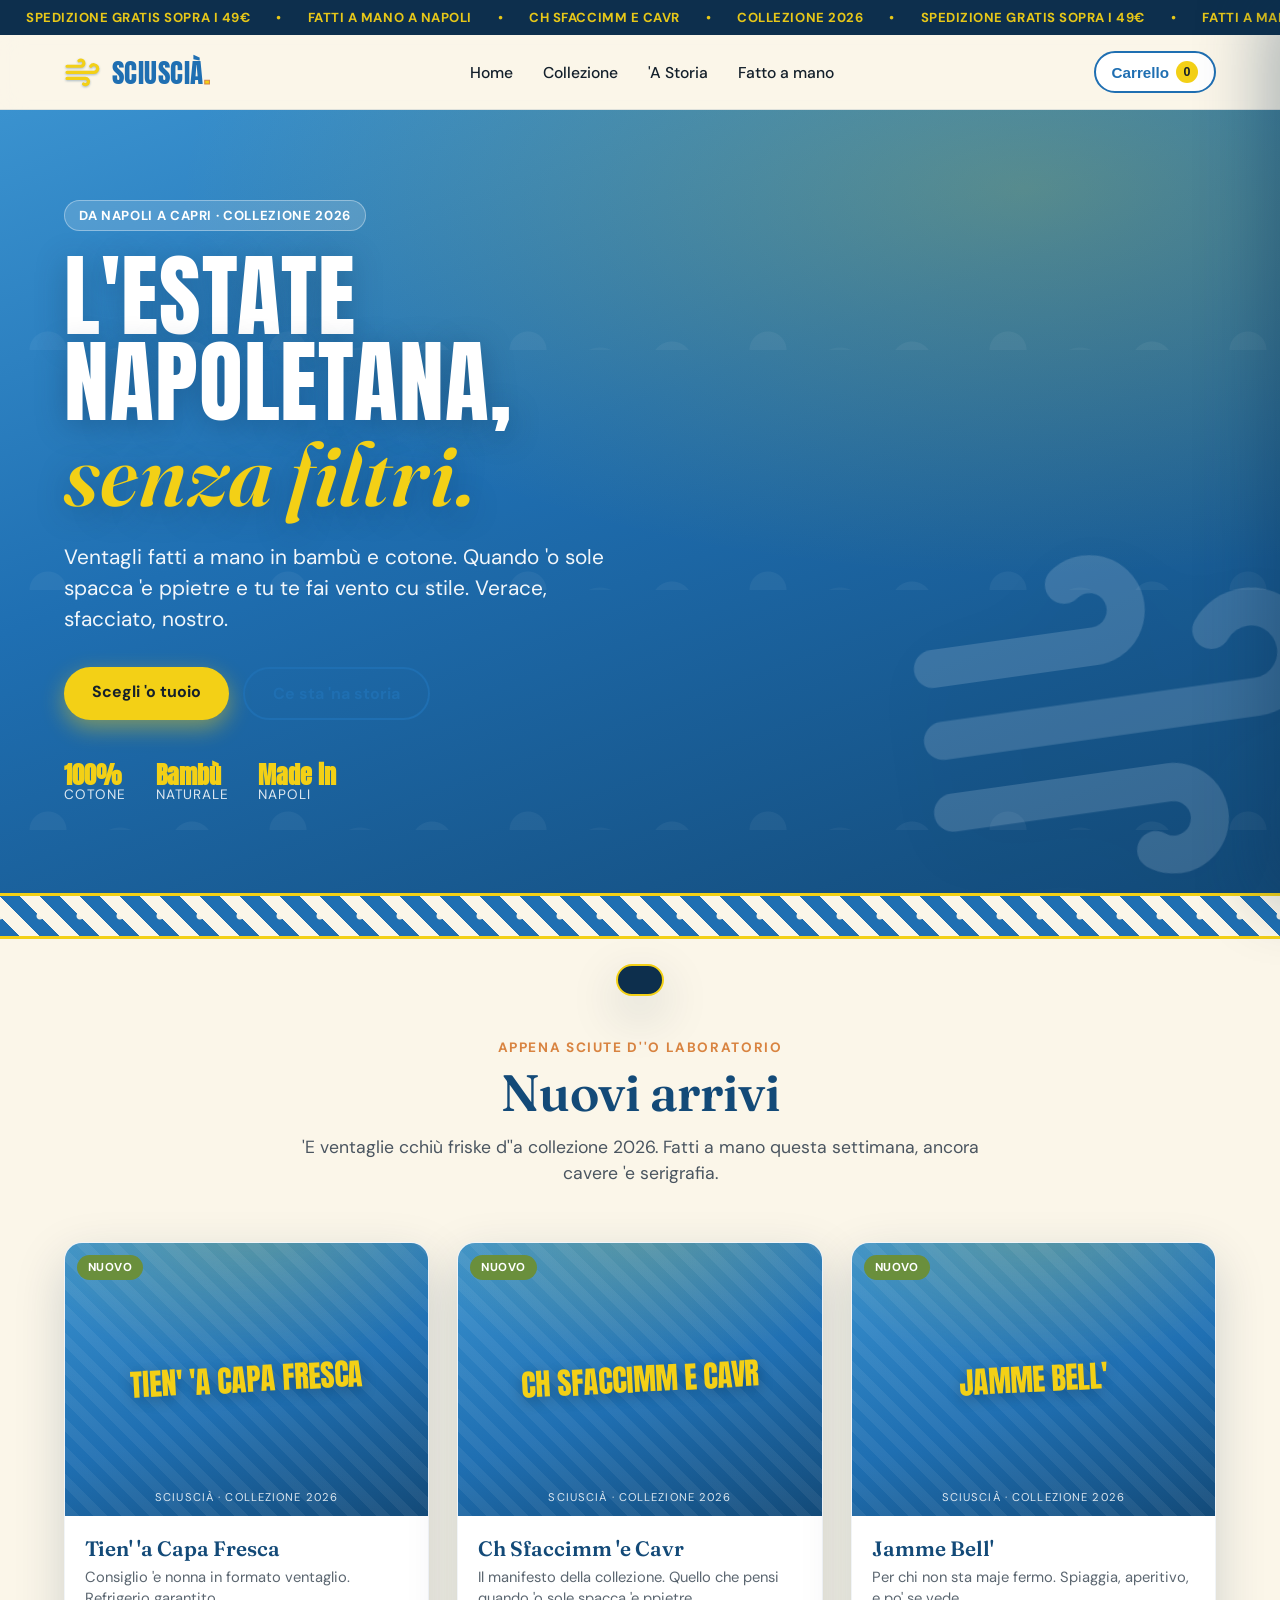
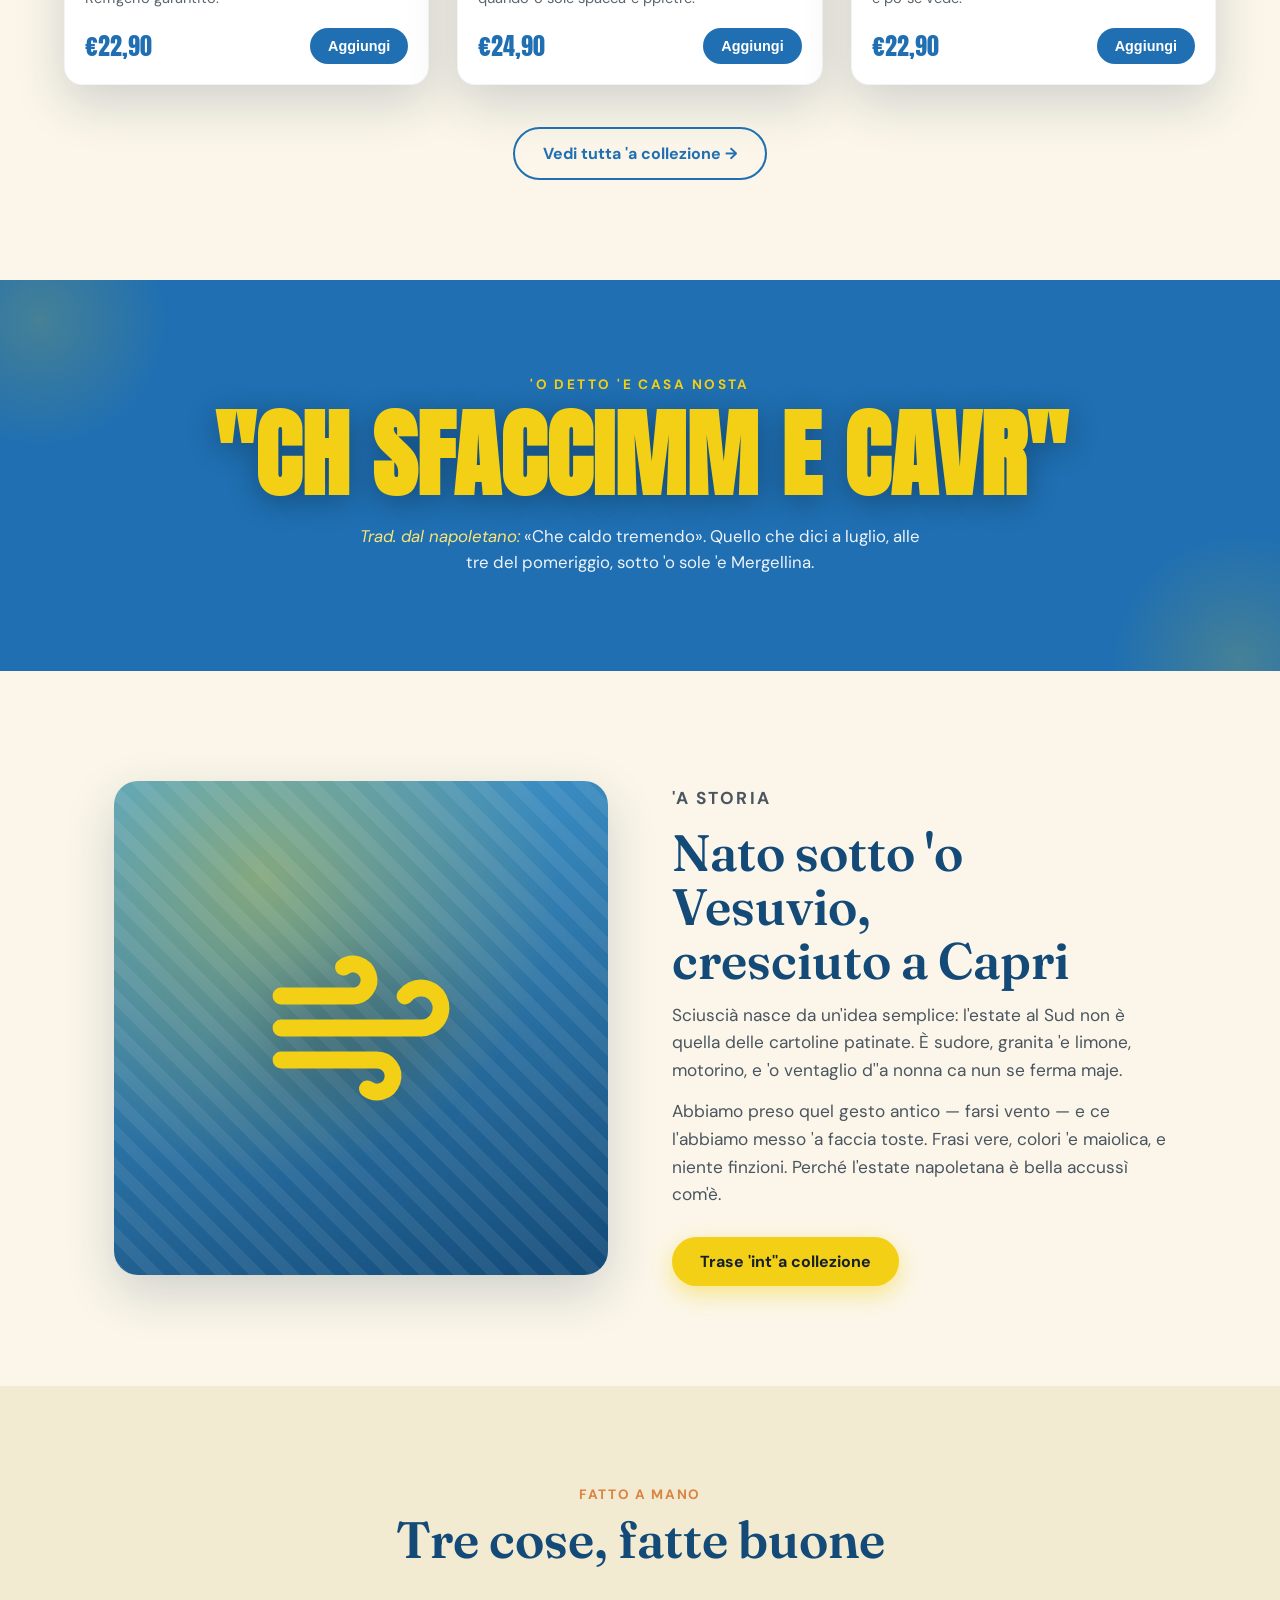
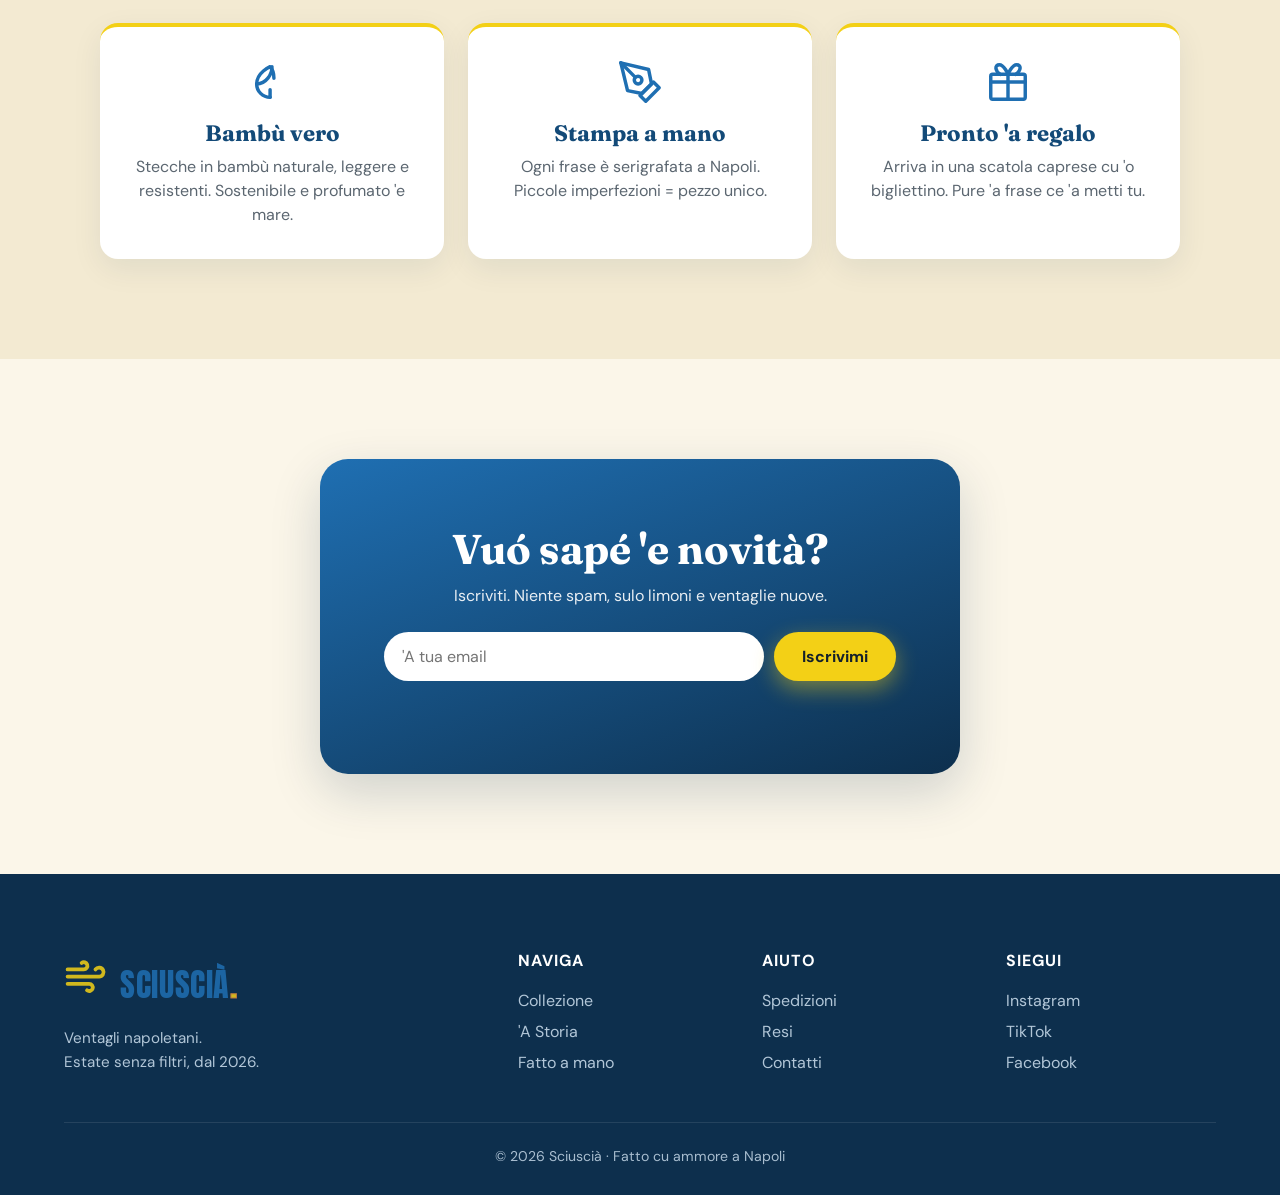
<file: index.html>
<!DOCTYPE html>
<html lang="it">
<head>
  <meta charset="UTF-8" />
  <meta name="viewport" content="width=device-width, initial-scale=1.0" />
  <title>Sciuscià — Ventagli napoletani, estate senza filtri</title>
  <meta name="description" content="Sciuscià. Ventagli artigianali in bambù e cotone. L'estate napoletana verace, senza filtri. Collezione 2026, da Capri al Vesuvio." />
  <link rel="preconnect" href="https://fonts.googleapis.com" />
  <link rel="preconnect" href="https://fonts.gstatic.com" crossorigin />
  <link href="https://fonts.googleapis.com/css2?family=Anton&family=Fraunces:ital,opsz,wght@0,9..144,400;0,9..144,600;1,9..144,400&family=DM+Sans:wght@400;500;700&display=swap" rel="stylesheet" />
  <link rel="stylesheet" href="styles.css" />
</head>
<body>

  <div class="annuncio">
    <div class="annuncio-track">
      <span>Spedizione gratis sopra i 49€</span><span>•</span>
      <span>Fatti a mano a Napoli</span><span>•</span>
      <span>CH SFACCIMM E CAVR</span><span>•</span>
      <span>Collezione 2026</span><span>•</span>
      <span>Spedizione gratis sopra i 49€</span><span>•</span>
      <span>Fatti a mano a Napoli</span><span>•</span>
      <span>CH SFACCIMM E CAVR</span><span>•</span>
      <span>Collezione 2026</span><span>•</span>
    </div>
  </div>

  <header class="header">
    <a href="index.html" class="logo">Sciuscià<span class="logo-dot">.</span></a>
    <nav class="nav">
      <a href="index.html">Home</a>
      <a href="collezione.html">Collezione</a>
      <a href="index.html#storia">'A Storia</a>
      <a href="index.html#artigianato">Fatto a mano</a>
    </nav>
    <button class="btn-carrello" data-apri-carrello>
      Carrello <span class="carrello-conta">0</span>
    </button>
  </header>

  <!-- Hero -->
  <section class="hero">
    <div class="hero-bg"></div>
    <div class="hero-content">
      <p class="hero-kicker">Da Napoli a Capri · Collezione 2026</p>
      <h1 class="hero-titolo">L'estate napoletana,<br><em>senza filtri.</em></h1>
      <p class="hero-sub">
        Ventagli fatti a mano in bambù e cotone. Quando 'o sole spacca 'e ppietre
        e tu te fai vento cu stile. Verace, sfacciato, nostro.
      </p>
      <div class="hero-azioni">
        <a href="collezione.html" class="btn btn-primario">Scegli 'o tuoio</a>
        <a href="#storia" class="btn btn-fantasma">Ce sta 'na storia</a>
      </div>
      <div class="hero-frecce">
        <div class="freccia-item"><strong>100%</strong><span>cotone</span></div>
        <div class="freccia-item"><strong>Bambù</strong><span>naturale</span></div>
        <div class="freccia-item"><strong>Made in</strong><span>Napoli</span></div>
      </div>
    </div>
    <svg class="hero-ventaglio" aria-hidden="true" viewBox="0 0 24 24" fill="none" stroke="currentColor"
         stroke-width="2.1" stroke-linecap="round" stroke-linejoin="round">
      <path d="M12.8 19.6A2 2 0 1 0 14 16H2" />
      <path d="M17.5 8a2.5 2.5 0 1 1 2 4H2" />
      <path d="M9.8 4.4A2 2 0 1 1 11 8H2" />
    </svg>
  </section>

  <div class="maioliche-strip" aria-hidden="true"></div>

  <!-- NUOVI ARRIVI -->
  <section class="collezione" id="nuovi">
    <div class="sezione-testa">
      <p class="kicker">Appena sciute d''o laboratorio</p>
      <h2>Nuovi arrivi</h2>
      <p class="sezione-intro">
        'E ventaglie cchiù friske d''a collezione 2026. Fatti a mano questa settimana,
        ancora cavere 'e serigrafia.
      </p>
    </div>
    <div class="griglia-prodotti" id="grigliaNuovi"></div>
    <div class="centro-azione">
      <a href="collezione.html" class="btn btn-fantasma">Vedi tutta 'a collezione →</a>
    </div>
  </section>

  <!-- Banner frase -->
  <section class="banner-frase">
    <p class="banner-piccolo">'O detto 'e casa nosta</p>
    <h2 class="banner-grande">"CH&nbsp;SFACCIMM&nbsp;E&nbsp;CAVR"</h2>
    <p class="banner-trad">
      <em>Trad. dal napoletano:</em> «Che caldo tremendo». Quello che dici
      a luglio, alle tre del pomeriggio, sotto 'o sole 'e Mergellina.
    </p>
  </section>

  <!-- Storia -->
  <section class="storia" id="storia">
    <div class="storia-img" aria-hidden="true">
      <svg class="storia-mono" viewBox="0 0 24 24" fill="none" stroke="currentColor"
           stroke-width="2.1" stroke-linecap="round" stroke-linejoin="round">
        <path d="M12.8 19.6A2 2 0 1 0 14 16H2" />
        <path d="M17.5 8a2.5 2.5 0 1 1 2 4H2" />
        <path d="M9.8 4.4A2 2 0 1 1 11 8H2" />
      </svg>
    </div>
    <div class="storia-testo">
      <p class="kicker">'A Storia</p>
      <h2>Nato sotto 'o Vesuvio,<br>cresciuto a Capri</h2>
      <p>
        Sciuscià nasce da un'idea semplice: l'estate al Sud non è quella
        delle cartoline patinate. È sudore, granita 'e limone, motorino,
        e 'o ventaglio d''a nonna ca nun se ferma maje.
      </p>
      <p>
        Abbiamo preso quel gesto antico — farsi vento — e ce l'abbiamo
        messo 'a faccia toste. Frasi vere, colori 'e maiolica, e niente
        finzioni. Perché l'estate napoletana è bella accussì com'è.
      </p>
      <a href="collezione.html" class="btn btn-primario">Trase 'int''a collezione</a>
    </div>
  </section>

  <!-- Artigianato -->
  <section class="artigianato" id="artigianato">
    <div class="sezione-testa">
      <p class="kicker">Fatto a mano</p>
      <h2>Tre cose, fatte buone</h2>
    </div>
    <div class="griglia-valori">
      <div class="valore">
        <svg class="valore-icona" viewBox="0 0 24 24" fill="none" stroke="currentColor" stroke-width="1.8" stroke-linecap="round" stroke-linejoin="round">
          <path d="M11 20A7 7 0 0 1 4 13c0-6 7-9 7-9s2 2 2 6"/>
          <path d="M4 13C9 13 12 8 12 4"/>
          <path d="M11 20v-4"/>
        </svg>
        <h3>Bambù vero</h3>
        <p>Stecche in bambù naturale, leggere e resistenti. Sostenibile e profumato 'e mare.</p>
      </div>
      <div class="valore">
        <svg class="valore-icona" viewBox="0 0 24 24" fill="none" stroke="currentColor" stroke-width="1.8" stroke-linecap="round" stroke-linejoin="round">
          <path d="M12 19l7-7 3 3-7 7-3-3z"/>
          <path d="M18 13l-1.5-7.5L2 2l3.5 14.5L13 18l5-5z"/>
          <path d="M2 2l7.586 7.586"/>
          <circle cx="11" cy="11" r="2"/>
        </svg>
        <h3>Stampa a mano</h3>
        <p>Ogni frase è serigrafata a Napoli. Piccole imperfezioni = pezzo unico.</p>
      </div>
      <div class="valore">
        <svg class="valore-icona" viewBox="0 0 24 24" fill="none" stroke="currentColor" stroke-width="1.8" stroke-linecap="round" stroke-linejoin="round">
          <rect x="3" y="8" width="18" height="13" rx="1"/>
          <path d="M3 12h18"/>
          <path d="M12 8v13"/>
          <path d="M12 8S10 3 7.5 3 5 6 8 8"/>
          <path d="M12 8s2-5 4.5-5S19 6 16 8"/>
        </svg>
        <h3>Pronto 'a regalo</h3>
        <p>Arriva in una scatola caprese cu 'o bigliettino. Pure 'a frase ce 'a metti tu.</p>
      </div>
    </div>
  </section>

  <!-- Newsletter -->
  <section class="contatti" id="contatti">
    <div class="contatti-box">
      <h2>Vuó sapé 'e novità?</h2>
      <p>Iscriviti. Niente spam, sulo limoni e ventaglie nuove.</p>
      <form class="form-news" id="formNews">
        <input type="email" placeholder="'A tua email" required aria-label="Email" />
        <button type="submit" class="btn btn-primario">Iscrivimi</button>
      </form>
      <p class="form-esito" id="formEsito"></p>
    </div>
  </section>

  <footer class="footer">
    <div class="footer-col">
      <a href="index.html" class="logo logo-footer">Sciuscià<span class="logo-dot">.</span></a>
      <p>Ventagli napoletani.<br>Estate senza filtri, dal 2026.</p>
    </div>
    <div class="footer-col">
      <h4>Naviga</h4>
      <a href="collezione.html">Collezione</a>
      <a href="index.html#storia">'A Storia</a>
      <a href="index.html#artigianato">Fatto a mano</a>
    </div>
    <div class="footer-col">
      <h4>Aiuto</h4>
      <a href="#">Spedizioni</a>
      <a href="#">Resi</a>
      <a href="#contatti">Contatti</a>
    </div>
    <div class="footer-col">
      <h4>Siegui</h4>
      <a href="#">Instagram</a>
      <a href="#">TikTok</a>
      <a href="#">Facebook</a>
    </div>
    <p class="footer-copy">© 2026 Sciuscià · Fatto cu ammore a Napoli</p>
  </footer>

  <script src="common.js"></script>
  <script src="ui.js"></script>
  <script>
    // Nuovi arrivi: solo "nuovo", ordinati per data di uscita (più recente prima)
    const nuovi = PRODOTTI.filter(p => p.nuovo)
      .sort((a, b) => new Date(b.uscita) - new Date(a.uscita));
    document.getElementById("grigliaNuovi").innerHTML = nuovi.map(cardProdotto).join("");

    document.getElementById("formNews").addEventListener("submit", e => {
      e.preventDefault();
      document.getElementById("formEsito").textContent = "Iscritto! Mo' sì 'e casa";
      e.target.reset();
    });
  </script>
</body>
</html>
</file>
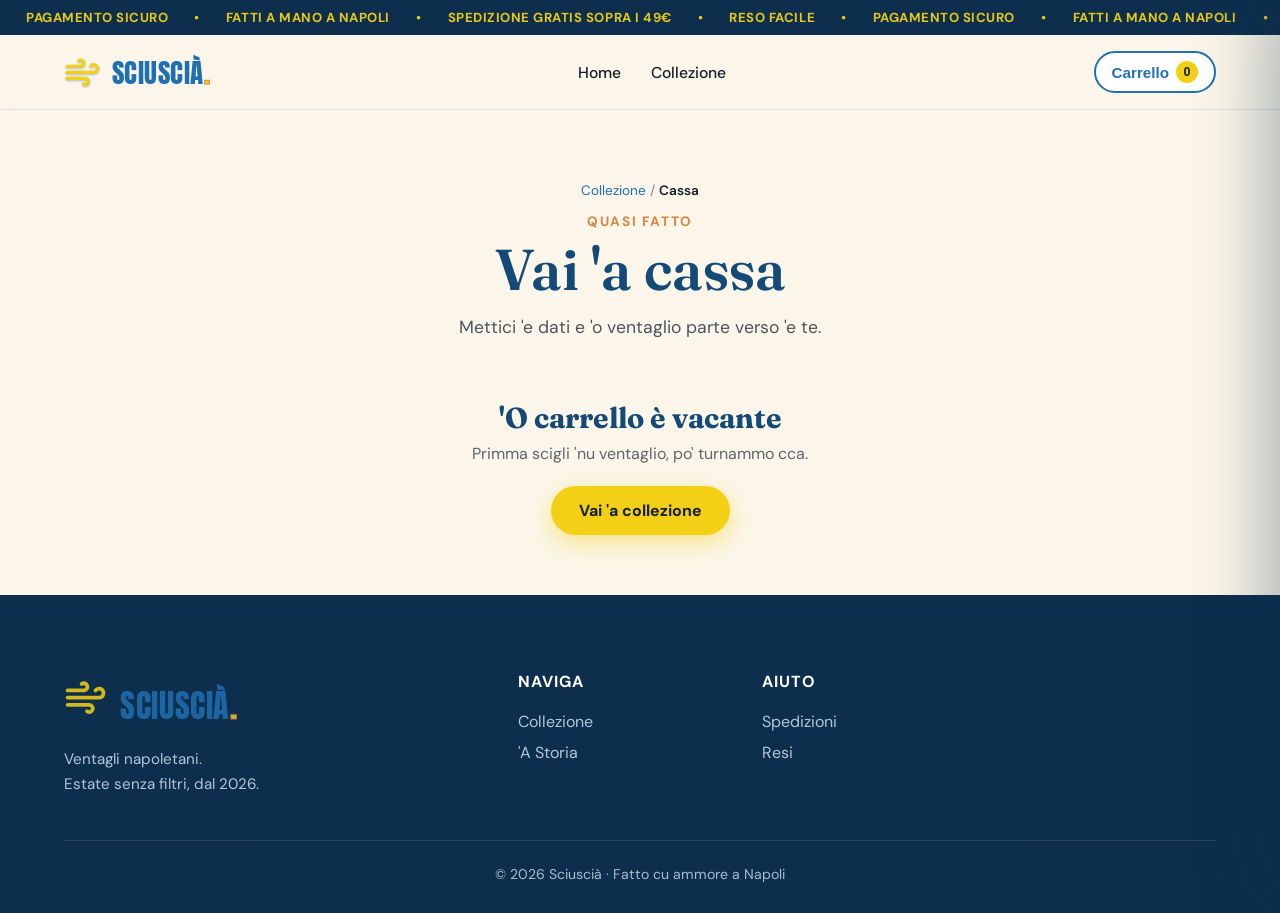
<file: checkout.html>
<!DOCTYPE html>
<html lang="it">
<head>
  <meta charset="UTF-8" />
  <meta name="viewport" content="width=device-width, initial-scale=1.0" />
  <title>Cassa — Sciuscià</title>
  <link rel="preconnect" href="https://fonts.googleapis.com" />
  <link rel="preconnect" href="https://fonts.gstatic.com" crossorigin />
  <link href="https://fonts.googleapis.com/css2?family=Anton&family=Fraunces:ital,opsz,wght@0,9..144,400;0,9..144,600;1,9..144,400&family=DM+Sans:wght@400;500;700&display=swap" rel="stylesheet" />
  <link rel="stylesheet" href="styles.css" />
</head>
<body>

  <div class="annuncio">
    <div class="annuncio-track">
      <span>Pagamento sicuro</span><span>•</span>
      <span>Fatti a mano a Napoli</span><span>•</span>
      <span>Spedizione gratis sopra i 49€</span><span>•</span>
      <span>Reso facile</span><span>•</span>
      <span>Pagamento sicuro</span><span>•</span>
      <span>Fatti a mano a Napoli</span><span>•</span>
      <span>Spedizione gratis sopra i 49€</span><span>•</span>
      <span>Reso facile</span><span>•</span>
    </div>
  </div>

  <header class="header">
    <a href="index.html" class="logo">Sciuscià<span class="logo-dot">.</span></a>
    <nav class="nav">
      <a href="index.html">Home</a>
      <a href="collezione.html">Collezione</a>
    </nav>
    <button class="btn-carrello" data-apri-carrello>
      Carrello <span class="carrello-conta">0</span>
    </button>
  </header>

  <section class="pagina-testa pagina-testa-stretta">
    <div class="briciole"><a href="collezione.html">Collezione</a> / <span>Cassa</span></div>
    <p class="kicker">Quasi fatto</p>
    <h1>Vai 'a cassa</h1>
    <p class="pagina-intro">Mettici 'e dati e 'o ventaglio parte verso 'e te.</p>
  </section>

  <!-- Se vuoto -->
  <div class="checkout-vuoto" id="checkoutVuoto" hidden>
    <h2>'O carrello è vacante</h2>
    <p>Primma scigli 'nu ventaglio, po' turnammo cca.</p>
    <a href="collezione.html" class="btn btn-primario">Vai 'a collezione</a>
  </div>

  <!-- Layout checkout -->
  <div class="checkout" id="checkoutLayout">
    <!-- Form -->
    <form class="checkout-form" id="formCheckout" novalidate>
      <fieldset>
        <legend>'E tuoi dati</legend>
        <div class="campo-griglia">
          <label>Nome <input name="nome" required placeholder="Gennaro" /></label>
          <label>Cognome <input name="cognome" required placeholder="Esposito" /></label>
        </div>
        <label>Email <input name="email" type="email" required placeholder="gennaro@email.it" /></label>
        <label>Telefono <input name="tel" type="tel" required placeholder="333 1234567" /></label>
      </fieldset>

      <fieldset>
        <legend>Indirizzo 'e spedizione</legend>
        <label>Indirizzo <input name="via" required placeholder="Via Toledo, 100" /></label>
        <div class="campo-griglia">
          <label>Città <input name="citta" required placeholder="Napoli" /></label>
          <label>CAP <input name="cap" required placeholder="80100" inputmode="numeric" /></label>
        </div>
        <label>Provincia <input name="prov" required placeholder="NA" /></label>
      </fieldset>

      <fieldset>
        <legend>Pagamento</legend>
        <label>Numero carta <input name="carta" required placeholder="1234 5678 9012 3456" inputmode="numeric" maxlength="19" /></label>
        <div class="campo-griglia">
          <label>Scadenza <input name="scad" required placeholder="MM/AA" maxlength="5" /></label>
          <label>CVV <input name="cvv" required placeholder="123" inputmode="numeric" maxlength="4" /></label>
        </div>
        <p class="checkout-nota">Demo dimostrativa — nessun dato viene inviato o salvato.</p>
      </fieldset>

      <button type="submit" class="btn btn-primario btn-block btn-paga" id="btnPaga">
        Paga <span id="totalePaga"></span> →
      </button>
    </form>

    <!-- Riepilogo -->
    <aside class="checkout-riepilogo">
      <h3>'O tuo ordine</h3>
      <div id="riepilogoRighe"></div>
      <div class="riepilogo-conti">
        <div class="conto-riga"><span>Subtotale</span><span id="subtotale">€0,00</span></div>
        <div class="conto-riga"><span>Spedizione</span><span id="spedizione">—</span></div>
        <div class="conto-riga conto-totale"><span>Totale</span><span id="totaleFinale">€0,00</span></div>
      </div>
      <div class="riepilogo-sicuro">Acquisto protetto · Fatto a Napoli</div>
    </aside>
  </div>

  <!-- ANIMAZIONE SUCCESSO CAPRESE -->
  <div class="successo" id="successo" aria-hidden="true">
    <div class="successo-cielo"></div>
    <div class="successo-mare"></div>
    <span class="successo-sole" aria-hidden="true"></span>
    <div class="coriandoli" id="coriandoli"></div>

    <div class="successo-card">
      <div class="successo-spunta">
        <svg viewBox="0 0 80 80" width="80" height="80" aria-hidden="true">
          <circle class="sp-cerchio" cx="40" cy="40" r="36" />
          <path class="sp-segno" d="M24 41 L36 53 L57 28" />
        </svg>
      </div>
      <svg class="successo-ventaglio" aria-hidden="true" viewBox="0 0 24 24" fill="none" stroke="currentColor"
           stroke-width="2.1" stroke-linecap="round" stroke-linejoin="round">
        <path d="M12.8 19.6A2 2 0 1 0 14 16H2" />
        <path d="M17.5 8a2.5 2.5 0 1 1 2 4H2" />
        <path d="M9.8 4.4A2 2 0 1 1 11 8H2" />
      </svg>
      <p class="successo-kicker"> Jamme bell'!</p>
      <h2 class="successo-titolo">Ordine confermato!</h2>
      <p class="successo-testo" id="successoTesto"></p>
      <p class="successo-ordine">N° ordine <strong id="numeroOrdine"></strong></p>
      <div class="successo-azioni">
        <a href="collezione.html" class="btn btn-primario">Continua a sfizià</a>
        <a href="index.html" class="btn btn-fantasma">Torna 'a home</a>
      </div>
      <p class="successo-firma">Grazie assaje — 'o team Sciuscià</p>
    </div>
  </div>

  <footer class="footer">
    <div class="footer-col">
      <a href="index.html" class="logo logo-footer">Sciuscià<span class="logo-dot">.</span></a>
      <p>Ventagli napoletani.<br>Estate senza filtri, dal 2026.</p>
    </div>
    <div class="footer-col">
      <h4>Naviga</h4>
      <a href="collezione.html">Collezione</a>
      <a href="index.html#storia">'A Storia</a>
    </div>
    <div class="footer-col">
      <h4>Aiuto</h4>
      <a href="#">Spedizioni</a>
      <a href="#">Resi</a>
    </div>
    <p class="footer-copy">© 2026 Sciuscià · Fatto cu ammore a Napoli</p>
  </footer>

  <script src="common.js"></script>
  <script src="checkout.js"></script>
</body>
</html>
</file>
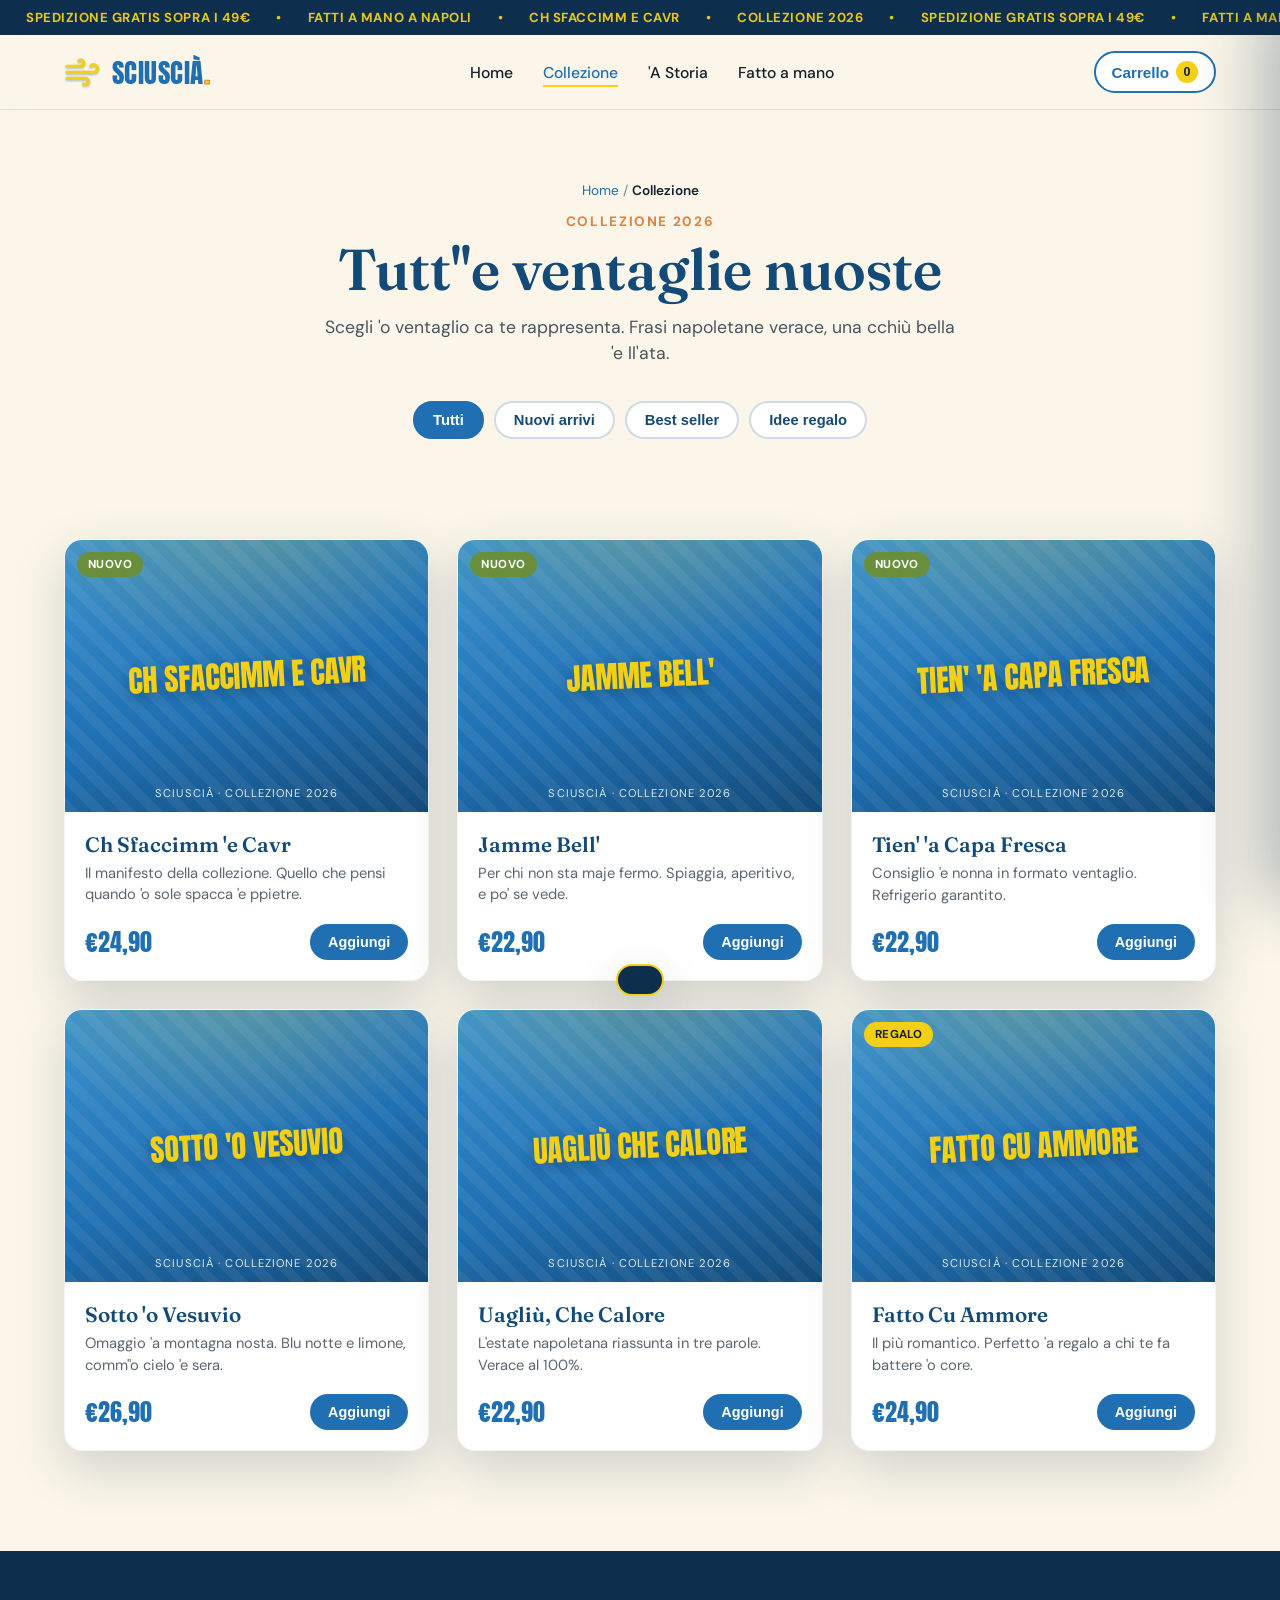
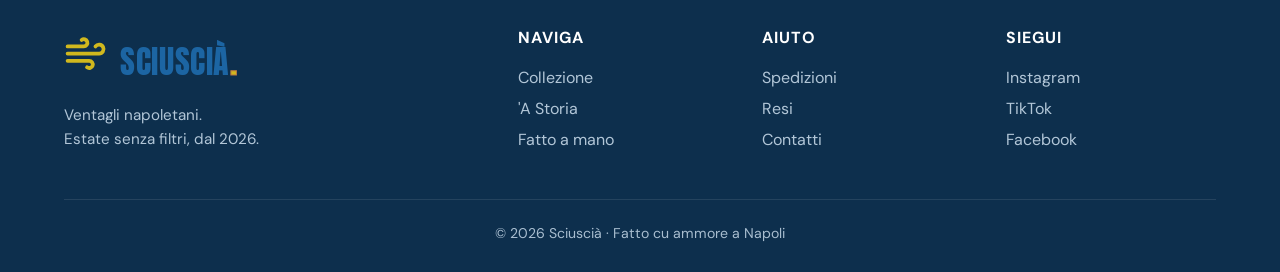
<file: collezione.html>
<!DOCTYPE html>
<html lang="it">
<head>
  <meta charset="UTF-8" />
  <meta name="viewport" content="width=device-width, initial-scale=1.0" />
  <title>Collezione 2026 — Sciuscià</title>
  <meta name="description" content="Tutta la collezione di ventagli napoletani Sciuscià. Frasi verace, bambù e cotone, fatti a mano a Napoli." />
  <link rel="preconnect" href="https://fonts.googleapis.com" />
  <link rel="preconnect" href="https://fonts.gstatic.com" crossorigin />
  <link href="https://fonts.googleapis.com/css2?family=Anton&family=Fraunces:ital,opsz,wght@0,9..144,400;0,9..144,600;1,9..144,400&family=DM+Sans:wght@400;500;700&display=swap" rel="stylesheet" />
  <link rel="stylesheet" href="styles.css" />
</head>
<body>

  <div class="annuncio">
    <div class="annuncio-track">
      <span>Spedizione gratis sopra i 49€</span><span>•</span>
      <span>Fatti a mano a Napoli</span><span>•</span>
      <span>CH SFACCIMM E CAVR</span><span>•</span>
      <span>Collezione 2026</span><span>•</span>
      <span>Spedizione gratis sopra i 49€</span><span>•</span>
      <span>Fatti a mano a Napoli</span><span>•</span>
      <span>CH SFACCIMM E CAVR</span><span>•</span>
      <span>Collezione 2026</span><span>•</span>
    </div>
  </div>

  <header class="header">
    <a href="index.html" class="logo">Sciuscià<span class="logo-dot">.</span></a>
    <nav class="nav">
      <a href="index.html">Home</a>
      <a href="collezione.html" class="attivo">Collezione</a>
      <a href="index.html#storia">'A Storia</a>
      <a href="index.html#artigianato">Fatto a mano</a>
    </nav>
    <button class="btn-carrello" data-apri-carrello>
      Carrello <span class="carrello-conta">0</span>
    </button>
  </header>

  <!-- Intestazione pagina -->
  <section class="pagina-testa">
    <div class="briciole"><a href="index.html">Home</a> / <span>Collezione</span></div>
    <p class="kicker">Collezione 2026</p>
    <h1>Tutt''e ventaglie nuoste</h1>
    <p class="pagina-intro">Scegli 'o ventaglio ca te rappresenta. Frasi napoletane verace, una cchiù bella 'e ll'ata.</p>
  </section>

  <!-- Filtri -->
  <div class="filtri" id="filtri">
    <button class="filtro attivo" data-filtro="tutti">Tutti</button>
    <button class="filtro" data-filtro="nuovo">Nuovi arrivi</button>
    <button class="filtro" data-filtro="Best seller">Best seller</button>
    <button class="filtro" data-filtro="Regalo">Idee regalo</button>
  </div>

  <!-- Griglia -->
  <section class="collezione">
    <div class="griglia-prodotti" id="grigliaTutti"></div>
  </section>

  <footer class="footer">
    <div class="footer-col">
      <a href="index.html" class="logo logo-footer">Sciuscià<span class="logo-dot">.</span></a>
      <p>Ventagli napoletani.<br>Estate senza filtri, dal 2026.</p>
    </div>
    <div class="footer-col">
      <h4>Naviga</h4>
      <a href="collezione.html">Collezione</a>
      <a href="index.html#storia">'A Storia</a>
      <a href="index.html#artigianato">Fatto a mano</a>
    </div>
    <div class="footer-col">
      <h4>Aiuto</h4>
      <a href="#">Spedizioni</a>
      <a href="#">Resi</a>
      <a href="index.html#contatti">Contatti</a>
    </div>
    <div class="footer-col">
      <h4>Siegui</h4>
      <a href="#">Instagram</a>
      <a href="#">TikTok</a>
      <a href="#">Facebook</a>
    </div>
    <p class="footer-copy">© 2026 Sciuscià · Fatto cu ammore a Napoli</p>
  </footer>

  <script src="common.js"></script>
  <script src="ui.js"></script>
  <script>
    const griglia = document.getElementById("grigliaTutti");
    function render(filtro){
      let lista = PRODOTTI;
      if (filtro === "nuovo") lista = PRODOTTI.filter(p => p.nuovo);
      else if (filtro !== "tutti") lista = PRODOTTI.filter(p => p.tag === filtro);
      griglia.innerHTML = lista.length
        ? lista.map(cardProdotto).join("")
        : `<p class="vuoto-filtro">Nun ce sta niente cca 'mmiezo… pe' mo'.</p>`;
    }
    render("tutti");

    document.getElementById("filtri").addEventListener("click", e => {
      const b = e.target.closest(".filtro");
      if (!b) return;
      document.querySelectorAll(".filtro").forEach(f => f.classList.remove("attivo"));
      b.classList.add("attivo");
      render(b.dataset.filtro);
    });
  </script>
</body>
</html>
</file>
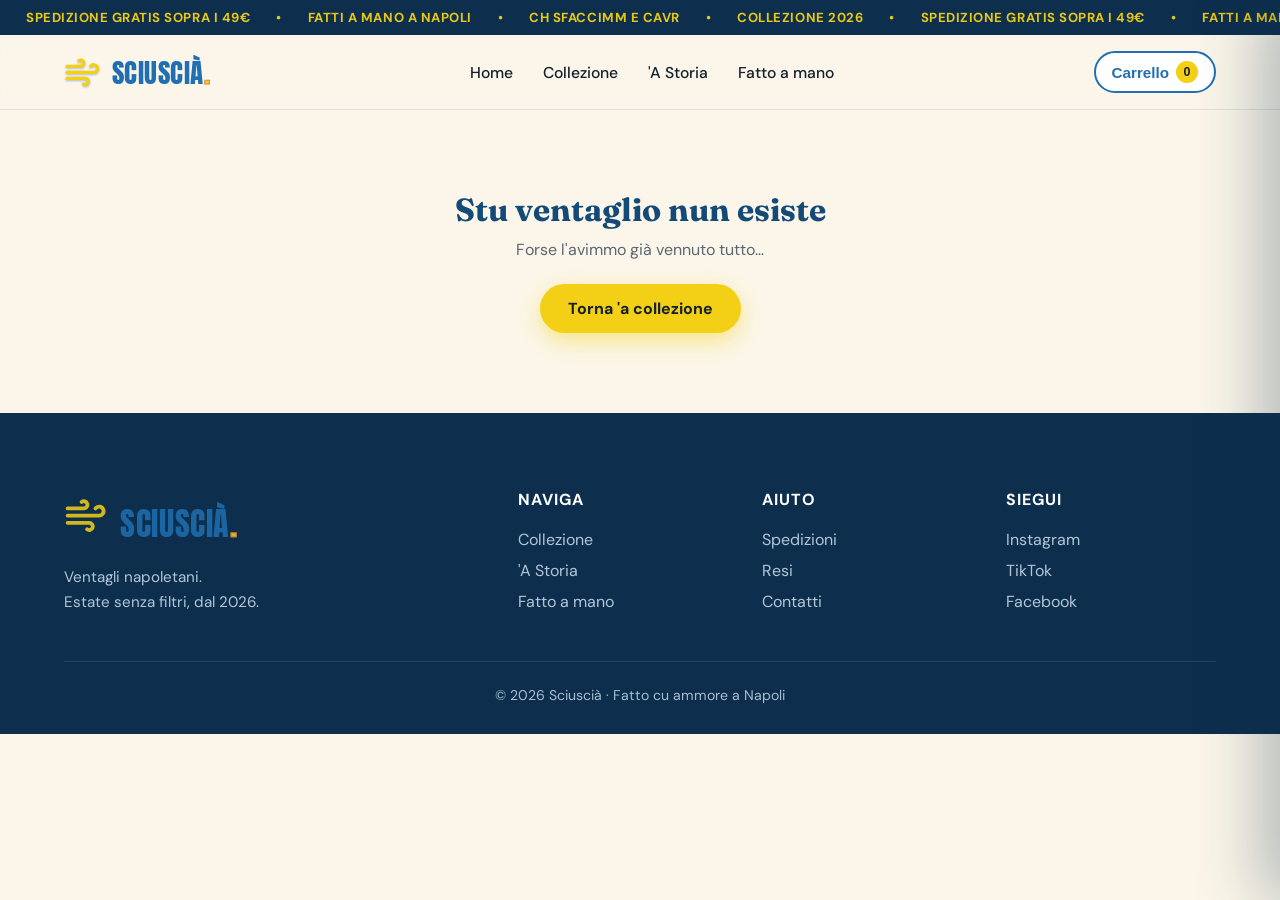
<file: prodotto.html>
<!DOCTYPE html>
<html lang="it">
<head>
  <meta charset="UTF-8" />
  <meta name="viewport" content="width=device-width, initial-scale=1.0" />
  <title>Prodotto — Sciuscià</title>
  <link rel="preconnect" href="https://fonts.googleapis.com" />
  <link rel="preconnect" href="https://fonts.gstatic.com" crossorigin />
  <link href="https://fonts.googleapis.com/css2?family=Anton&family=Fraunces:ital,opsz,wght@0,9..144,400;0,9..144,600;1,9..144,400&family=DM+Sans:wght@400;500;700&display=swap" rel="stylesheet" />
  <link rel="stylesheet" href="styles.css" />
</head>
<body>

  <div class="annuncio">
    <div class="annuncio-track">
      <span>Spedizione gratis sopra i 49€</span><span>•</span>
      <span>Fatti a mano a Napoli</span><span>•</span>
      <span>CH SFACCIMM E CAVR</span><span>•</span>
      <span>Collezione 2026</span><span>•</span>
      <span>Spedizione gratis sopra i 49€</span><span>•</span>
      <span>Fatti a mano a Napoli</span><span>•</span>
      <span>CH SFACCIMM E CAVR</span><span>•</span>
      <span>Collezione 2026</span><span>•</span>
    </div>
  </div>

  <header class="header">
    <a href="index.html" class="logo">Sciuscià<span class="logo-dot">.</span></a>
    <nav class="nav">
      <a href="index.html">Home</a>
      <a href="collezione.html">Collezione</a>
      <a href="index.html#storia">'A Storia</a>
      <a href="index.html#artigianato">Fatto a mano</a>
    </nav>
    <button class="btn-carrello" data-apri-carrello>
      Carrello <span class="carrello-conta">0</span>
    </button>
  </header>

  <main id="prodotto"><!-- iniettato da JS --></main>

  <!-- Correlati -->
  <section class="collezione collezione-correlati" id="correlatiWrap" hidden>
    <div class="sezione-testa">
      <p class="kicker">Pure chiste so' belle</p>
      <h2>Te pò piacé pure…</h2>
    </div>
    <div class="griglia-prodotti" id="correlati"></div>
  </section>

  <footer class="footer">
    <div class="footer-col">
      <a href="index.html" class="logo logo-footer">Sciuscià<span class="logo-dot">.</span></a>
      <p>Ventagli napoletani.<br>Estate senza filtri, dal 2026.</p>
    </div>
    <div class="footer-col">
      <h4>Naviga</h4>
      <a href="collezione.html">Collezione</a>
      <a href="index.html#storia">'A Storia</a>
      <a href="index.html#artigianato">Fatto a mano</a>
    </div>
    <div class="footer-col">
      <h4>Aiuto</h4>
      <a href="#">Spedizioni</a>
      <a href="#">Resi</a>
      <a href="index.html#contatti">Contatti</a>
    </div>
    <div class="footer-col">
      <h4>Siegui</h4>
      <a href="#">Instagram</a>
      <a href="#">TikTok</a>
      <a href="#">Facebook</a>
    </div>
    <p class="footer-copy">© 2026 Sciuscià · Fatto cu ammore a Napoli</p>
  </footer>

  <script src="common.js"></script>
  <script src="ui.js"></script>
  <script>
    const id = new URLSearchParams(location.search).get("id");
    const p = trovaProdotto(id);
    const root = document.getElementById("prodotto");

    if (!p){
      root.innerHTML = `
        <div class="prodotto-mancante">
          <h1>Stu ventaglio nun esiste</h1>
          <p>Forse l'avimmo già vennuto tutto…</p>
          <a href="collezione.html" class="btn btn-primario">Torna 'a collezione</a>
        </div>`;
    } else {
      document.title = p.nome + " — Sciuscià";
      const tag = p.nuovo ? `<span class="card-tag card-tag-nuovo">Nuovo</span>`
                          : (p.tag ? `<span class="card-tag">${p.tag}</span>` : "");
      root.innerHTML = `
        <div class="briciole pd-briciole">
          <a href="index.html">Home</a> / <a href="collezione.html">Collezione</a> / <span>${p.nome}</span>
        </div>
        <div class="pd">
          <div class="pd-img">
            ${tag}
            <span class="pd-frase">${p.frase}</span>
            <span class="pd-marchio">Sciuscià · Collezione 2026</span>
          </div>
          <div class="pd-info">
            <p class="kicker">${p.nuovo ? "Appena uscito · " : ""}Collezione 2026</p>
            <h1 class="pd-nome">${p.nome}</h1>
            <p class="pd-prezzo">${euro(p.prezzo)}</p>
            <p class="pd-dettaglio">${p.dettaglio}</p>

            <ul class="pd-carat">
              ${p.caratteristiche.map(c => `<li>✓ ${c}</li>`).join("")}
            </ul>

            <div class="pd-colore"><span>Colore:</span> <strong>${p.colore}</strong></div>

            <div class="pd-azioni">
              <div class="qta-box">
                <button type="button" id="qtaMeno" aria-label="Meno">−</button>
                <input id="qtaProdotto" type="number" value="1" min="1" max="20" aria-label="Quantità" />
                <button type="button" id="qtaPiu" aria-label="Più">+</button>
              </div>
              <button class="btn btn-primario pd-aggiungi" data-aggiungi="${p.id}">Aggiungi al carrello</button>
            </div>

            <div class="pd-perks">
              <span>Spedizione gratis sopra 49€</span>
              <span>Serigrafato a mano a Napoli</span>
              <span>Reso facile entro 30 giorni</span>
            </div>
          </div>
        </div>`;

      // selettore quantità
      const input = document.getElementById("qtaProdotto");
      document.getElementById("qtaMeno").onclick = () =>
        input.value = Math.max(1, parseInt(input.value || 1) - 1);
      document.getElementById("qtaPiu").onclick = () =>
        input.value = Math.min(20, parseInt(input.value || 1) + 1);

      // correlati (altri prodotti)
      const altri = PRODOTTI.filter(x => x.id !== p.id).slice(0, 3);
      document.getElementById("correlati").innerHTML = altri.map(cardProdotto).join("");
      document.getElementById("correlatiWrap").hidden = false;
    }
  </script>
</body>
</html>
</file>
<file: styles.css>
/* ===== Sciuscià — stile caprese, estate napoletana ===== */
:root{
  --blu: #1f6fb2;          /* blu Mediterraneo del ventaglio */
  --blu-scuro: #134a78;
  --blu-notte: #0d2f4d;
  --limone: #f3d016;       /* giallo limone */
  --limone-soft: #f8e479;
  --crema: #fbf6e9;        /* bianco maiolica */
  --crema-2: #f3ead2;
  --terracotta: #d98441;
  --verde: #6a8f3c;        /* foglia di limone */
  --inchiostro: #14202b;
  --ombra: 0 18px 50px rgba(13,47,77,.18);
  --raggio: 18px;
}

*{box-sizing:border-box;margin:0;padding:0}
html{scroll-behavior:smooth}
body{
  font-family:'DM Sans',system-ui,sans-serif;
  color:var(--inchiostro);
  background:var(--crema);
  -webkit-font-smoothing:antialiased;
  overflow-x:hidden;
}
img{max-width:100%;display:block}
a{color:inherit;text-decoration:none}
em{font-style:italic}

/* ---- Annuncio scorrevole ---- */
.annuncio{
  background:var(--blu-notte);
  color:var(--limone);
  overflow:hidden;
  font-weight:700;
  font-size:.82rem;
  letter-spacing:.04em;
  text-transform:uppercase;
  padding:9px 0;
}
.annuncio-track{
  display:inline-flex;
  gap:26px;
  white-space:nowrap;
  animation:scorri 22s linear infinite;
  padding-left:26px;
}
.annuncio-track span{opacity:.95}
@keyframes scorri{from{transform:translateX(0)}to{transform:translateX(-50%)}}

/* ---- Header ---- */
.header{
  position:sticky;top:0;z-index:50;
  display:flex;align-items:center;justify-content:space-between;
  padding:16px clamp(18px,5vw,64px);
  background:rgba(251,246,233,.82);
  backdrop-filter:blur(12px);
  border-bottom:1px solid rgba(19,74,120,.12);
}
.logo{
  font-family:'Anton',sans-serif;
  font-size:1.7rem;letter-spacing:.02em;
  color:var(--blu);text-transform:uppercase;
  display:inline-flex;align-items:center;
}
.logo-dot{color:var(--limone);-webkit-text-stroke:1px var(--terracotta)}
.logo-mono{
  width:1.35em;height:1.35em;flex-shrink:0;margin-right:.4em;
  color:var(--limone);
  filter:drop-shadow(0 1px 1px rgba(19,74,120,.35));
}
.logo-footer .logo-mono{color:var(--limone);filter:none}
.nav{display:flex;gap:30px}
.nav a{
  font-weight:500;font-size:.98rem;position:relative;padding:4px 0;
  transition:color .2s;
}
.nav a::after{
  content:"";position:absolute;left:0;bottom:0;height:2px;width:0;
  background:var(--limone);transition:width .25s;
}
.nav a:hover{color:var(--blu)}
.nav a:hover::after{width:100%}
.btn-carrello{
  border:2px solid var(--blu);background:#fff;color:var(--blu);
  border-radius:50px;padding:8px 16px;font-weight:700;cursor:pointer;
  display:flex;align-items:center;gap:7px;font-size:.95rem;transition:.2s;
}
.btn-carrello:hover{background:var(--blu);color:#fff}
.carrello-conta{
  background:var(--limone);color:var(--inchiostro);
  border-radius:50px;min-width:22px;height:22px;
  display:grid;place-items:center;font-size:.78rem;padding:0 5px;
}

/* ---- Bottoni ---- */
.btn{
  display:inline-block;border:none;cursor:pointer;
  font-family:'DM Sans',sans-serif;font-weight:700;font-size:1rem;
  padding:14px 28px;border-radius:50px;transition:transform .15s, box-shadow .2s, background .2s;
}
.btn:active{transform:translateY(1px)}
.btn-primario{background:var(--limone);color:var(--inchiostro);box-shadow:0 8px 22px rgba(243,208,22,.45)}
.btn-primario:hover{background:var(--limone-soft);transform:translateY(-2px)}
.btn-fantasma{background:transparent;color:var(--blu);border:2px solid var(--blu)}
.btn-fantasma:hover{background:var(--blu);color:#fff}
.btn-block{width:100%;text-align:center}

/* ---- Hero ---- */
.hero{
  position:relative;min-height:86vh;display:flex;align-items:center;
  padding:clamp(40px,8vw,90px) clamp(18px,5vw,64px);overflow:hidden;
}
.hero-bg{
  position:absolute;inset:0;z-index:0;
  background:
    radial-gradient(120% 90% at 80% 10%, rgba(243,208,22,.25), transparent 55%),
    linear-gradient(160deg,#3a92cf 0%, var(--blu) 42%, var(--blu-scuro) 100%);
}
.hero-bg::after{
  /* onde del mare */
  content:"";position:absolute;inset:0;
  background-image:
    radial-gradient(circle at 20% 100%, rgba(255,255,255,.10) 0 18px, transparent 19px),
    radial-gradient(circle at 50% 110%, rgba(255,255,255,.08) 0 26px, transparent 27px),
    radial-gradient(circle at 80% 105%, rgba(255,255,255,.10) 0 20px, transparent 21px);
  background-size:240px 240px;opacity:.5;
}
.hero-content{position:relative;z-index:2;max-width:680px;color:#fff}
.hero-kicker{
  display:inline-block;background:rgba(255,255,255,.16);
  border:1px solid rgba(255,255,255,.35);
  padding:6px 14px;border-radius:50px;font-weight:700;
  font-size:.82rem;letter-spacing:.05em;text-transform:uppercase;margin-bottom:22px;
}
.hero-titolo{
  font-family:'Anton',sans-serif;font-weight:400;
  font-size:clamp(2.8rem,8vw,5.6rem);line-height:.96;
  text-transform:uppercase;letter-spacing:.01em;
  text-shadow:0 6px 30px rgba(13,47,77,.35);
}
.hero-titolo em{
  color:var(--limone);font-family:'Fraunces',serif;font-style:italic;
  text-transform:none;font-weight:600;
}
.hero-sub{
  font-size:clamp(1.05rem,2.2vw,1.3rem);line-height:1.5;
  margin:24px 0 32px;max-width:540px;color:rgba(255,255,255,.94);
}
.hero-azioni{display:flex;gap:14px;flex-wrap:wrap}
.hero-frecce{display:flex;gap:30px;margin-top:42px;flex-wrap:wrap}
.freccia-item{display:flex;flex-direction:column;line-height:1.1}
.freccia-item strong{font-family:'Anton',sans-serif;font-size:1.5rem;color:var(--limone)}
.freccia-item span{font-size:.85rem;text-transform:uppercase;letter-spacing:.06em;opacity:.85}
.hero-ventaglio{
  position:absolute;right:-60px;bottom:-40px;z-index:1;
  width:clamp(16rem,34vw,32rem);height:auto;color:rgba(255,255,255,.9);
  transform:rotate(-8deg);opacity:.16;pointer-events:none;
  filter:drop-shadow(0 20px 40px rgba(0,0,0,.3));
}

/* ---- Strip maioliche ---- */
.maioliche-strip{
  height:46px;
  background:
    repeating-linear-gradient(45deg, var(--blu) 0 14px, var(--crema) 14px 28px),
    var(--blu);
  background-size:40px 40px;
  border-top:3px solid var(--limone);border-bottom:3px solid var(--limone);
  position:relative;
}
.maioliche-strip::after{
  content:"";position:absolute;inset:0;
  background:radial-gradient(circle, rgba(251,246,233,.95) 3px, transparent 4px);
  background-size:40px 100%;background-position:center;
}

/* ---- Sezioni generiche ---- */
.kicker{
  color:var(--terracotta);font-weight:700;text-transform:uppercase;
  letter-spacing:.12em;font-size:.85rem;margin-bottom:10px;
}
.sezione-testa{text-align:center;max-width:680px;margin:0 auto clamp(34px,5vw,56px)}
.sezione-testa h2,.storia-testo h2{
  font-family:'Fraunces',serif;font-weight:600;
  font-size:clamp(2rem,5vw,3.2rem);line-height:1.05;color:var(--blu-scuro);
}
.sezione-intro{margin-top:14px;font-size:1.1rem;color:#4a5560;line-height:1.5}

/* ---- Collezione ---- */
.collezione{padding:clamp(56px,9vw,100px) clamp(18px,5vw,64px)}
.griglia-prodotti{
  display:grid;grid-template-columns:repeat(auto-fill,minmax(270px,1fr));
  gap:28px;max-width:1180px;margin:0 auto;
}
.card{
  background:#fff;border-radius:var(--raggio);overflow:hidden;
  box-shadow:var(--ombra);display:flex;flex-direction:column;
  transition:transform .25s, box-shadow .25s;border:1px solid rgba(19,74,120,.06);
}
.card:hover{transform:translateY(-6px);box-shadow:0 26px 60px rgba(13,47,77,.24)}
.card-img{
  aspect-ratio:4/3;position:relative;display:grid;place-items:center;
  overflow:hidden;
  background:
    radial-gradient(120% 100% at 50% -10%, rgba(243,208,22,.22), transparent 55%),
    linear-gradient(160deg,#3a92cf 0%, var(--blu) 55%, var(--blu-scuro) 100%);
}
.card-img::after{
  content:"";position:absolute;inset:0;
  background:repeating-linear-gradient(45deg, rgba(255,255,255,.06) 0 10px, transparent 10px 20px);
}
.card-frase{
  font-family:'Anton',sans-serif;text-transform:uppercase;
  color:var(--limone);text-align:center;line-height:.92;
  font-size:clamp(1.4rem,3vw,1.9rem);padding:0 18px;
  text-shadow:0 4px 14px rgba(0,0,0,.25);z-index:2;
  transform:rotate(-3deg);
}
.card-marchio{
  position:absolute;bottom:12px;left:0;right:0;text-align:center;z-index:2;
  font-size:.7rem;color:rgba(255,255,255,.85);letter-spacing:.1em;text-transform:uppercase;
}
.card-ventina{position:absolute;bottom:-12px;left:50%;transform:translateX(-50%);font-size:3rem;z-index:1;opacity:.9}
.card-tag{
  position:absolute;top:12px;left:12px;z-index:3;
  background:var(--limone);color:var(--inchiostro);
  font-weight:700;font-size:.72rem;text-transform:uppercase;letter-spacing:.04em;
  padding:5px 11px;border-radius:50px;
}
.card-corpo{padding:20px;display:flex;flex-direction:column;gap:6px;flex:1}
.card-nome{font-family:'Fraunces',serif;font-weight:600;font-size:1.3rem;color:var(--blu-scuro)}
.card-desc{font-size:.92rem;color:#5b6670;line-height:1.45;flex:1}
.card-piede{display:flex;align-items:center;justify-content:space-between;margin-top:12px}
.card-prezzo{font-family:'Anton',sans-serif;font-size:1.5rem;color:var(--blu)}
.card-aggiungi{
  background:var(--blu);color:#fff;border:none;cursor:pointer;
  border-radius:50px;padding:10px 18px;font-weight:700;font-size:.9rem;transition:.2s;
}
.card-aggiungi:hover{background:var(--blu-notte)}

/* ---- Banner frase ---- */
.banner-frase{
  background:var(--blu);color:#fff;text-align:center;
  padding:clamp(56px,9vw,96px) clamp(18px,5vw,40px);position:relative;overflow:hidden;
}
.banner-frase::before,.banner-frase::after{
  content:"";position:absolute;width:260px;height:260px;border-radius:50%;
  background:radial-gradient(circle, rgba(243,208,22,.18), transparent 70%);
}
.banner-frase::before{top:-90px;left:-90px}
.banner-frase::after{bottom:-120px;right:-90px}
.banner-piccolo{color:var(--limone);text-transform:uppercase;letter-spacing:.18em;font-weight:700;font-size:.85rem}
.banner-grande{
  font-family:'Anton',sans-serif;color:var(--limone);
  font-size:clamp(2.4rem,9vw,6rem);line-height:1;margin:14px 0 20px;
  text-shadow:0 6px 30px rgba(0,0,0,.3);
}
.banner-trad{max-width:560px;margin:0 auto;font-size:1.05rem;line-height:1.55;color:rgba(255,255,255,.92)}
.banner-trad em{color:var(--limone-soft)}

/* ---- Storia ---- */
.storia{
  display:grid;grid-template-columns:1fr 1fr;align-items:center;gap:clamp(30px,5vw,64px);
  padding:clamp(56px,9vw,100px) clamp(18px,5vw,64px);max-width:1180px;margin:0 auto;
}
.storia-img{
  aspect-ratio:1/1;border-radius:24px;display:grid;place-items:center;
  background:
    radial-gradient(120% 120% at 30% 20%, rgba(243,208,22,.4), transparent 50%),
    linear-gradient(160deg,#46a0d8,var(--blu-scuro));
  box-shadow:var(--ombra);position:relative;overflow:hidden;
}
.storia-img::after{
  content:"";position:absolute;inset:0;
  background:repeating-linear-gradient(45deg, rgba(255,255,255,.07) 0 12px, transparent 12px 24px);
}
.storia-mono{width:clamp(7rem,16vw,12rem);height:auto;color:var(--limone);z-index:1;
  filter:drop-shadow(0 10px 30px rgba(0,0,0,.3))}
.storia-testo p{margin:14px 0;font-size:1.08rem;line-height:1.6;color:#4a5560}
.storia-testo .btn{margin-top:14px}

/* ---- Artigianato ---- */
.artigianato{padding:clamp(56px,9vw,100px) clamp(18px,5vw,64px);background:var(--crema-2)}
.griglia-valori{
  display:grid;grid-template-columns:repeat(auto-fit,minmax(240px,1fr));
  gap:24px;max-width:1080px;margin:0 auto;
}
.valore{
  background:#fff;border-radius:var(--raggio);padding:32px 26px;text-align:center;
  box-shadow:0 10px 30px rgba(13,47,77,.08);border-top:4px solid var(--limone);
}
.valore-icona{width:46px;height:46px;color:var(--blu);margin:0 auto 14px;display:block}
.valore h3{font-family:'Fraunces',serif;font-size:1.4rem;color:var(--blu-scuro);margin-bottom:8px}
.valore p{color:#5b6670;line-height:1.5}

/* ---- Contatti ---- */
.contatti{padding:clamp(56px,9vw,100px) clamp(18px,5vw,64px)}
.contatti-box{
  max-width:640px;margin:0 auto;text-align:center;
  background:linear-gradient(160deg,var(--blu),var(--blu-notte));
  color:#fff;padding:clamp(40px,6vw,64px);border-radius:28px;box-shadow:var(--ombra);
}
.contatti-box h2{font-family:'Fraunces',serif;font-size:clamp(1.8rem,4vw,2.6rem)}
.contatti-box p{margin-top:10px;color:rgba(255,255,255,.9)}
.form-news{display:flex;gap:10px;margin-top:26px;flex-wrap:wrap;justify-content:center}
.form-news input{
  flex:1;min-width:220px;padding:14px 18px;border-radius:50px;border:none;
  font-size:1rem;font-family:inherit;
}
.form-news input:focus{outline:3px solid var(--limone)}
.form-esito{margin-top:14px;color:var(--limone);font-weight:700;min-height:1.2em}

/* ---- Footer ---- */
.footer{
  background:var(--blu-notte);color:#cfe1f0;
  display:grid;grid-template-columns:2fr 1fr 1fr 1fr;gap:34px;
  padding:clamp(48px,7vw,76px) clamp(18px,5vw,64px) 30px;position:relative;
}
.logo-footer{font-size:2rem;display:inline-block;margin-bottom:12px}
.footer-col p{line-height:1.6;font-size:.95rem;opacity:.85}
.footer-col h4{color:#fff;margin-bottom:14px;font-size:1rem;text-transform:uppercase;letter-spacing:.06em}
.footer-col a{display:block;padding:5px 0;opacity:.85;transition:.2s}
.footer-col a:hover{opacity:1;color:var(--limone)}
.footer-copy{
  grid-column:1/-1;text-align:center;border-top:1px solid rgba(255,255,255,.12);
  padding-top:24px;margin-top:10px;font-size:.88rem;opacity:.8;
}

/* ---- Drawer carrello ---- */
.overlay{
  position:fixed;inset:0;background:rgba(13,47,77,.5);backdrop-filter:blur(3px);
  opacity:0;visibility:hidden;transition:.3s;z-index:90;
}
.overlay.attivo{opacity:1;visibility:visible}
.carrello{
  position:fixed;top:0;right:0;height:100%;width:min(420px,92vw);
  background:var(--crema);z-index:100;display:flex;flex-direction:column;
  transform:translateX(100%);transition:transform .35s cubic-bezier(.4,0,.2,1);
  box-shadow:-20px 0 60px rgba(13,47,77,.3);
}
.carrello.attivo{transform:translateX(0)}
.carrello-testa{
  display:flex;align-items:center;justify-content:space-between;
  padding:22px 24px;border-bottom:1px solid rgba(19,74,120,.12);
}
.carrello-testa h3{font-family:'Fraunces',serif;font-size:1.4rem;color:var(--blu-scuro)}
.carrello-chiudi{background:none;border:none;font-size:1.4rem;cursor:pointer;color:var(--blu-scuro);line-height:1}
.carrello-corpo{flex:1;overflow-y:auto;padding:18px 24px;display:flex;flex-direction:column;gap:14px}
.carrello-vuoto{text-align:center;color:#7a858f;margin-top:40px;line-height:1.6}
.carrello-vuoto .logo-mono{width:54px;height:54px;color:var(--blu);margin:0 auto 12px;display:block;filter:none}
.riga{display:flex;gap:14px;align-items:center;background:#fff;border-radius:14px;padding:12px;box-shadow:0 6px 18px rgba(13,47,77,.07)}
.riga-mini{
  width:54px;height:54px;border-radius:10px;flex-shrink:0;display:grid;place-items:center;
  background:linear-gradient(160deg,#46a0d8,var(--blu-scuro));
  font-family:'Anton',sans-serif;color:var(--limone);font-size:1.2rem;letter-spacing:.03em;
}
.riga-info{flex:1;min-width:0}
.riga-nome{font-weight:700;font-size:.95rem;color:var(--blu-scuro);line-height:1.2}
.riga-prezzo{color:#5b6670;font-size:.88rem;margin-top:2px}
.riga-qta{display:flex;align-items:center;gap:8px;margin-top:6px}
.riga-qta button{
  width:24px;height:24px;border-radius:6px;border:1px solid rgba(19,74,120,.2);
  background:#fff;cursor:pointer;font-weight:700;color:var(--blu);line-height:1;
}
.riga-qta span{min-width:18px;text-align:center;font-weight:700}
.riga-elimina{background:none;border:none;cursor:pointer;color:#b34a3a;font-size:1.1rem;align-self:flex-start}
.carrello-piede{padding:20px 24px;border-top:1px solid rgba(19,74,120,.12);background:#fff}
.carrello-totale{display:flex;justify-content:space-between;align-items:baseline;margin-bottom:14px}
.carrello-totale strong{font-family:'Anton',sans-serif;font-size:1.7rem;color:var(--blu)}

/* ---- Toast ---- */
.toast{
  position:fixed;bottom:24px;left:50%;transform:translateX(-50%) translateY(120px);
  background:var(--blu-notte);color:#fff;padding:14px 22px;border-radius:50px;
  font-weight:700;box-shadow:var(--ombra);z-index:200;transition:transform .35s;
  border:2px solid var(--limone);
}
.toast.attivo{transform:translateX(-50%) translateY(0)}

/* ---- Responsive ---- */
@media (max-width:860px){
  .nav{display:none}
  .storia{grid-template-columns:1fr}
  .footer{grid-template-columns:1fr 1fr}
}
@media (max-width:520px){
  .hero{min-height:auto}
  .hero-frecce{gap:18px}
  .footer{grid-template-columns:1fr;text-align:center}
  .footer-col a{display:inline-block;margin:0 8px}
}

/* ===========================================================
   MULTI-PAGINA: aggiunte v2
   =========================================================== */

/* nav stato attivo */
.nav a.attivo{color:var(--blu)}
.nav a.attivo::after{width:100%}

/* card cliccabile */
.card-link{display:block;color:inherit}
.card-nome{transition:color .2s}
.card-link:hover .card-nome{color:var(--blu)}
.card-tag-nuovo{background:var(--verde);color:#fff}

.centro-azione{text-align:center;margin-top:42px}

/* ---- Intestazione pagina ---- */
.pagina-testa{
  text-align:center;padding:clamp(40px,7vw,72px) clamp(18px,5vw,64px) 10px;max-width:760px;margin:0 auto;
}
.pagina-testa-stretta{padding-bottom:0}
.pagina-testa h1{
  font-family:'Fraunces',serif;font-weight:600;color:var(--blu-scuro);
  font-size:clamp(2.2rem,6vw,3.6rem);line-height:1.04;margin-top:4px;
}
.pagina-intro{margin-top:14px;font-size:1.1rem;color:#4a5560;line-height:1.5}
.briciole{font-size:.85rem;color:#7a858f;margin-bottom:14px}
.briciole a{color:var(--blu)}
.briciole a:hover{text-decoration:underline}
.briciole span{color:var(--inchiostro);font-weight:600}

/* ---- Filtri ---- */
.filtri{display:flex;gap:10px;flex-wrap:wrap;justify-content:center;padding:24px 18px 0}
.filtro{
  border:2px solid rgba(19,74,120,.2);background:#fff;color:var(--blu-scuro);
  border-radius:50px;padding:9px 18px;font-weight:700;font-size:.92rem;cursor:pointer;transition:.2s;
}
.filtro:hover{border-color:var(--blu)}
.filtro.attivo{background:var(--blu);color:#fff;border-color:var(--blu)}
.vuoto-filtro{grid-column:1/-1;text-align:center;color:#7a858f;font-size:1.1rem;padding:40px}

/* ---- Pagina dettaglio prodotto ---- */
.pd-briciole{max-width:1180px;margin:0 auto;padding:24px clamp(18px,5vw,64px) 0}
.pd{
  display:grid;grid-template-columns:1fr 1fr;gap:clamp(28px,5vw,56px);
  max-width:1180px;margin:0 auto;padding:24px clamp(18px,5vw,64px) clamp(40px,6vw,72px);align-items:start;
}
.pd-img{
  position:relative;aspect-ratio:4/3;border-radius:24px;overflow:hidden;
  display:grid;place-items:center;box-shadow:var(--ombra);position:sticky;top:90px;
  background:
    radial-gradient(120% 100% at 50% -10%, rgba(243,208,22,.22), transparent 55%),
    linear-gradient(160deg,#3a92cf 0%, var(--blu) 55%, var(--blu-scuro) 100%);
}
.pd-img::after{
  content:"";position:absolute;inset:0;
  background:repeating-linear-gradient(45deg, rgba(255,255,255,.06) 0 12px, transparent 12px 24px);
}
.pd-frase{
  font-family:'Anton',sans-serif;text-transform:uppercase;color:var(--limone);text-align:center;
  line-height:.92;font-size:clamp(1.8rem,4.5vw,3rem);padding:0 24px;z-index:2;
  text-shadow:0 4px 16px rgba(0,0,0,.3);transform:rotate(-3deg);
}
.pd-marchio{position:absolute;bottom:18px;left:0;right:0;text-align:center;z-index:2;
  font-size:.78rem;color:rgba(255,255,255,.85);letter-spacing:.1em;text-transform:uppercase}
.pd-ventina{position:absolute;bottom:-10px;left:50%;transform:translateX(-50%);font-size:4rem;z-index:1}
.pd-info .kicker{margin-top:0}
.pd-nome{font-family:'Fraunces',serif;font-weight:600;color:var(--blu-scuro);
  font-size:clamp(2rem,5vw,3rem);line-height:1.05}
.pd-prezzo{font-family:'Anton',sans-serif;font-size:2.2rem;color:var(--blu);margin:10px 0 18px}
.pd-dettaglio{font-size:1.08rem;line-height:1.6;color:#4a5560}
.pd-carat{list-style:none;margin:22px 0;display:grid;gap:8px}
.pd-carat li{color:var(--blu-scuro);font-weight:500}
.pd-colore{margin-bottom:22px;color:#4a5560}
.pd-colore strong{color:var(--blu-scuro)}
.pd-azioni{display:flex;gap:14px;flex-wrap:wrap;align-items:stretch}
.qta-box{display:flex;align-items:center;border:2px solid rgba(19,74,120,.2);border-radius:50px;overflow:hidden;background:#fff}
.qta-box button{width:44px;height:100%;border:none;background:#fff;cursor:pointer;font-size:1.3rem;color:var(--blu);font-weight:700}
.qta-box button:hover{background:var(--crema-2)}
.qta-box input{width:48px;text-align:center;border:none;font-size:1.1rem;font-weight:700;font-family:inherit;color:var(--blu-scuro);-moz-appearance:textfield}
.qta-box input::-webkit-outer-spin-button,.qta-box input::-webkit-inner-spin-button{-webkit-appearance:none;margin:0}
.pd-aggiungi{flex:1;min-width:200px}
.pd-perks{display:flex;flex-direction:column;gap:8px;margin-top:24px;color:#5b6670;font-size:.95rem}
.collezione-correlati{padding-top:0}
.prodotto-mancante{text-align:center;padding:80px 20px}
.prodotto-mancante .emoji{font-size:4rem;display:block;margin-bottom:16px}
.prodotto-mancante h1{font-family:'Fraunces',serif;color:var(--blu-scuro);font-size:2rem;margin-bottom:10px}
.prodotto-mancante p{color:#5b6670;margin-bottom:24px}

/* ---- Carrello: tocchi capresi extra ---- */
.carrello-onde{
  position:absolute;top:0;left:0;right:0;height:90px;z-index:0;pointer-events:none;
  background:linear-gradient(160deg,#46a0d8,var(--blu));
  border-bottom:3px solid var(--limone);
}
.carrello-onde::after{
  content:"";position:absolute;bottom:8px;left:0;right:0;height:10px;
  background:radial-gradient(circle, rgba(243,208,22,.85) 2px, transparent 3px);
  background-size:22px 10px;background-position:center;opacity:.9;
}
.carrello-testa{position:relative;z-index:1;color:#fff;align-items:flex-end}
.carrello-testa h3{color:#fff}
.carrello-kicker{font-size:.78rem;text-transform:uppercase;letter-spacing:.12em;color:var(--limone);font-weight:700}
.carrello-chiudi{color:#fff}
.carrello-spedizione{
  background:var(--crema-2);border-radius:12px;padding:10px 14px;font-size:.88rem;
  color:var(--blu-scuro);text-align:center;margin-bottom:14px;
}
.sped-ok{color:var(--verde);font-weight:700}
.link-blu{color:var(--blu);font-weight:700;text-decoration:underline}

/* ===========================================================
   CHECKOUT
   =========================================================== */
.checkout{
  display:grid;grid-template-columns:1.4fr 1fr;gap:34px;align-items:start;
  max-width:1080px;margin:0 auto;padding:30px clamp(18px,5vw,64px) clamp(50px,7vw,80px);
}
.checkout-form{display:flex;flex-direction:column;gap:24px}
.checkout-form fieldset{border:1px solid rgba(19,74,120,.15);border-radius:var(--raggio);padding:22px;background:#fff;box-shadow:0 8px 24px rgba(13,47,77,.06)}
.checkout-form legend{font-family:'Fraunces',serif;font-size:1.2rem;color:var(--blu-scuro);padding:0 8px;font-weight:600}
.checkout-form label{display:block;font-weight:600;color:var(--blu-scuro);font-size:.92rem;margin-bottom:14px}
.checkout-form input{
  display:block;width:100%;margin-top:6px;padding:12px 14px;border-radius:12px;
  border:2px solid rgba(19,74,120,.15);font-size:1rem;font-family:inherit;background:var(--crema);transition:.2s;
}
.checkout-form input:focus{outline:none;border-color:var(--blu);background:#fff}
.campo-griglia{display:grid;grid-template-columns:1fr 1fr;gap:14px}
.campo-griglia label{margin-bottom:14px}
.checkout-nota{font-size:.82rem;color:#7a858f;margin-top:4px}
.btn-paga{font-size:1.1rem;padding:16px}

/* Riepilogo */
.checkout-riepilogo{
  background:#fff;border-radius:var(--raggio);padding:24px;box-shadow:var(--ombra);
  position:sticky;top:90px;border-top:4px solid var(--limone);
}
.checkout-riepilogo h3{font-family:'Fraunces',serif;color:var(--blu-scuro);font-size:1.3rem;margin-bottom:16px}
.riep-riga{display:flex;align-items:center;gap:12px;padding:10px 0;border-bottom:1px dashed rgba(19,74,120,.12)}
.riep-mini{position:relative;width:42px;height:42px;border-radius:10px;flex-shrink:0;display:grid;place-items:center;
  background:linear-gradient(160deg,#46a0d8,var(--blu-scuro));
  font-family:'Anton',sans-serif;color:var(--limone);font-size:1rem;letter-spacing:.02em}
.riep-mini i{position:absolute;top:-6px;right:-6px;background:var(--limone);color:var(--inchiostro);
  font-style:normal;font-size:.7rem;font-weight:700;min-width:18px;height:18px;border-radius:50px;display:grid;place-items:center;padding:0 4px}
.riep-nome{flex:1;font-weight:600;color:var(--blu-scuro);font-size:.92rem;line-height:1.2}
.riep-prezzo{font-weight:700;color:var(--blu)}
.riepilogo-conti{margin-top:16px;display:flex;flex-direction:column;gap:10px}
.conto-riga{display:flex;justify-content:space-between;color:#4a5560}
.conto-totale{border-top:2px solid rgba(19,74,120,.12);padding-top:12px;margin-top:4px;
  font-family:'Anton',sans-serif;font-size:1.3rem;color:var(--blu)}
.conto-totale span:first-child{font-family:'DM Sans',sans-serif;color:var(--inchiostro)}
.riepilogo-sicuro{margin-top:18px;text-align:center;font-size:.85rem;color:#7a858f}
.checkout-vuoto{text-align:center;padding:60px 20px}
.checkout-vuoto .emoji{font-size:4rem;display:block;margin-bottom:14px}
.checkout-vuoto h2{font-family:'Fraunces',serif;color:var(--blu-scuro);font-size:1.8rem;margin-bottom:8px}
.checkout-vuoto p{color:#5b6670;margin-bottom:22px}

/* ===========================================================
   ANIMAZIONE SUCCESSO CAPRESE
   =========================================================== */
.successo{
  position:fixed;inset:0;z-index:300;display:grid;place-items:center;overflow:hidden;
  opacity:0;visibility:hidden;transition:opacity .4s;padding:20px;
}
.successo.attivo{opacity:1;visibility:visible}
.successo-cielo{position:absolute;inset:0;background:linear-gradient(180deg,#9ad0f0 0%,#5fb0e0 45%,#2f8fcf 70%)}
.successo-mare{position:absolute;left:0;right:0;bottom:0;height:38%;
  background:linear-gradient(180deg,var(--blu) 0%,var(--blu-scuro) 100%)}
.successo-mare::before{content:"";position:absolute;top:-6px;left:0;right:0;height:6px;background:var(--limone);opacity:.7}
.successo-sole{
  position:absolute;top:8%;right:12%;width:84px;height:84px;border-radius:50%;
  background:radial-gradient(circle, #f8e479 0%, var(--limone) 65%);
  box-shadow:0 0 0 10px rgba(243,208,22,.25), 0 0 60px 12px rgba(243,208,22,.55);
  animation:sole-pulsa 3s ease-in-out infinite;
}
@keyframes sole-pulsa{0%,100%{transform:scale(1)}50%{transform:scale(1.12)}}

.successo-card{
  position:relative;z-index:5;background:var(--crema);border-radius:26px;
  padding:clamp(30px,5vw,48px);max-width:460px;text-align:center;
  box-shadow:0 30px 80px rgba(13,47,77,.4);border:3px solid var(--limone);
  animation:card-su .55s cubic-bezier(.2,1.2,.3,1) both;
}
@keyframes card-su{from{opacity:0;transform:translateY(40px) scale(.92)}to{opacity:1;transform:none}}
.successo-spunta{margin:0 auto 6px;width:80px;height:80px}
.sp-cerchio{fill:none;stroke:var(--verde);stroke-width:5;stroke-dasharray:226;stroke-dashoffset:226;
  animation:traccia-cerchio .6s ease-out .15s forwards}
.sp-segno{fill:none;stroke:var(--verde);stroke-width:7;stroke-linecap:round;stroke-linejoin:round;
  stroke-dasharray:60;stroke-dashoffset:60;animation:traccia-segno .35s ease-out .65s forwards}
@keyframes traccia-cerchio{to{stroke-dashoffset:0}}
@keyframes traccia-segno{to{stroke-dashoffset:0}}
.successo-ventaglio{width:42px;height:42px;color:var(--blu);display:block;margin:0 auto;
  animation:ventola 1.6s ease-in-out infinite;transform-origin:center}
@keyframes ventola{0%,100%{transform:translateX(-4px)}50%{transform:translateX(4px)}}
.successo-kicker{color:var(--terracotta);font-weight:700;text-transform:uppercase;letter-spacing:.1em;font-size:.9rem;margin-top:6px}
.successo-titolo{font-family:'Anton',sans-serif;color:var(--blu);font-size:clamp(1.8rem,6vw,2.6rem);text-transform:uppercase;margin:6px 0 12px}
.successo-testo{color:#4a5560;line-height:1.55;margin-bottom:14px}
.successo-ordine{color:#7a858f;font-size:.9rem;margin-bottom:20px}
.successo-ordine strong{color:var(--blu-scuro)}
.successo-azioni{display:flex;gap:12px;justify-content:center;flex-wrap:wrap}
.successo-firma{margin-top:18px;font-family:'Fraunces',serif;font-style:italic;color:var(--blu-scuro)}

/* coriandoli */
.coriandoli{position:absolute;inset:0;z-index:4;pointer-events:none;overflow:hidden}
.coriandolo{position:absolute;top:-10%;border-radius:2px;animation:cade linear forwards}
.coriandolo.tondo{border-radius:50%}
@keyframes cade{
  0%{transform:translateY(-10vh) rotate(0);opacity:1}
  100%{transform:translateY(110vh) rotate(540deg);opacity:.9}
}

/* ---- Responsive multi-pagina ---- */
@media (max-width:860px){
  .pd{grid-template-columns:1fr}
  .pd-img{position:relative;top:0}
  .checkout{grid-template-columns:1fr}
  .checkout-riepilogo{position:relative;top:0;order:-1}
}
@media (max-width:520px){
  .campo-griglia{grid-template-columns:1fr}
}
</file>
